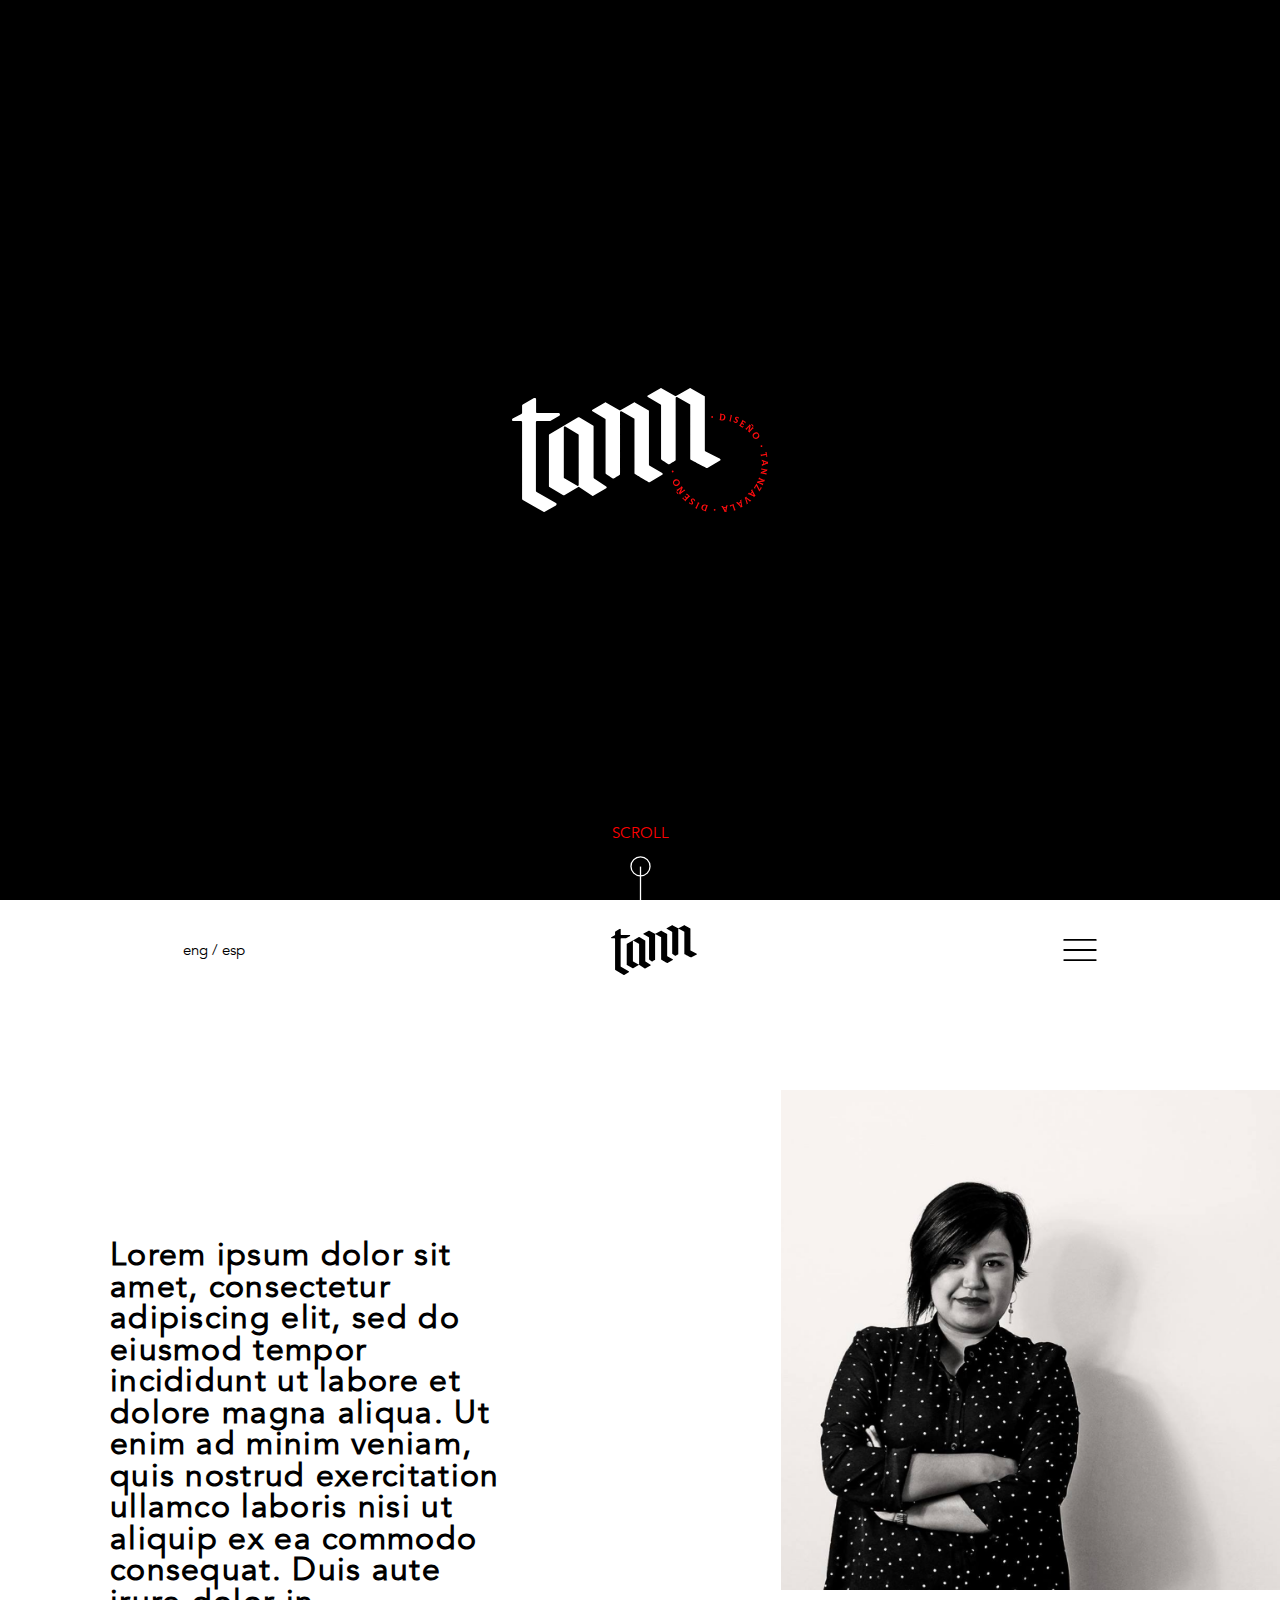
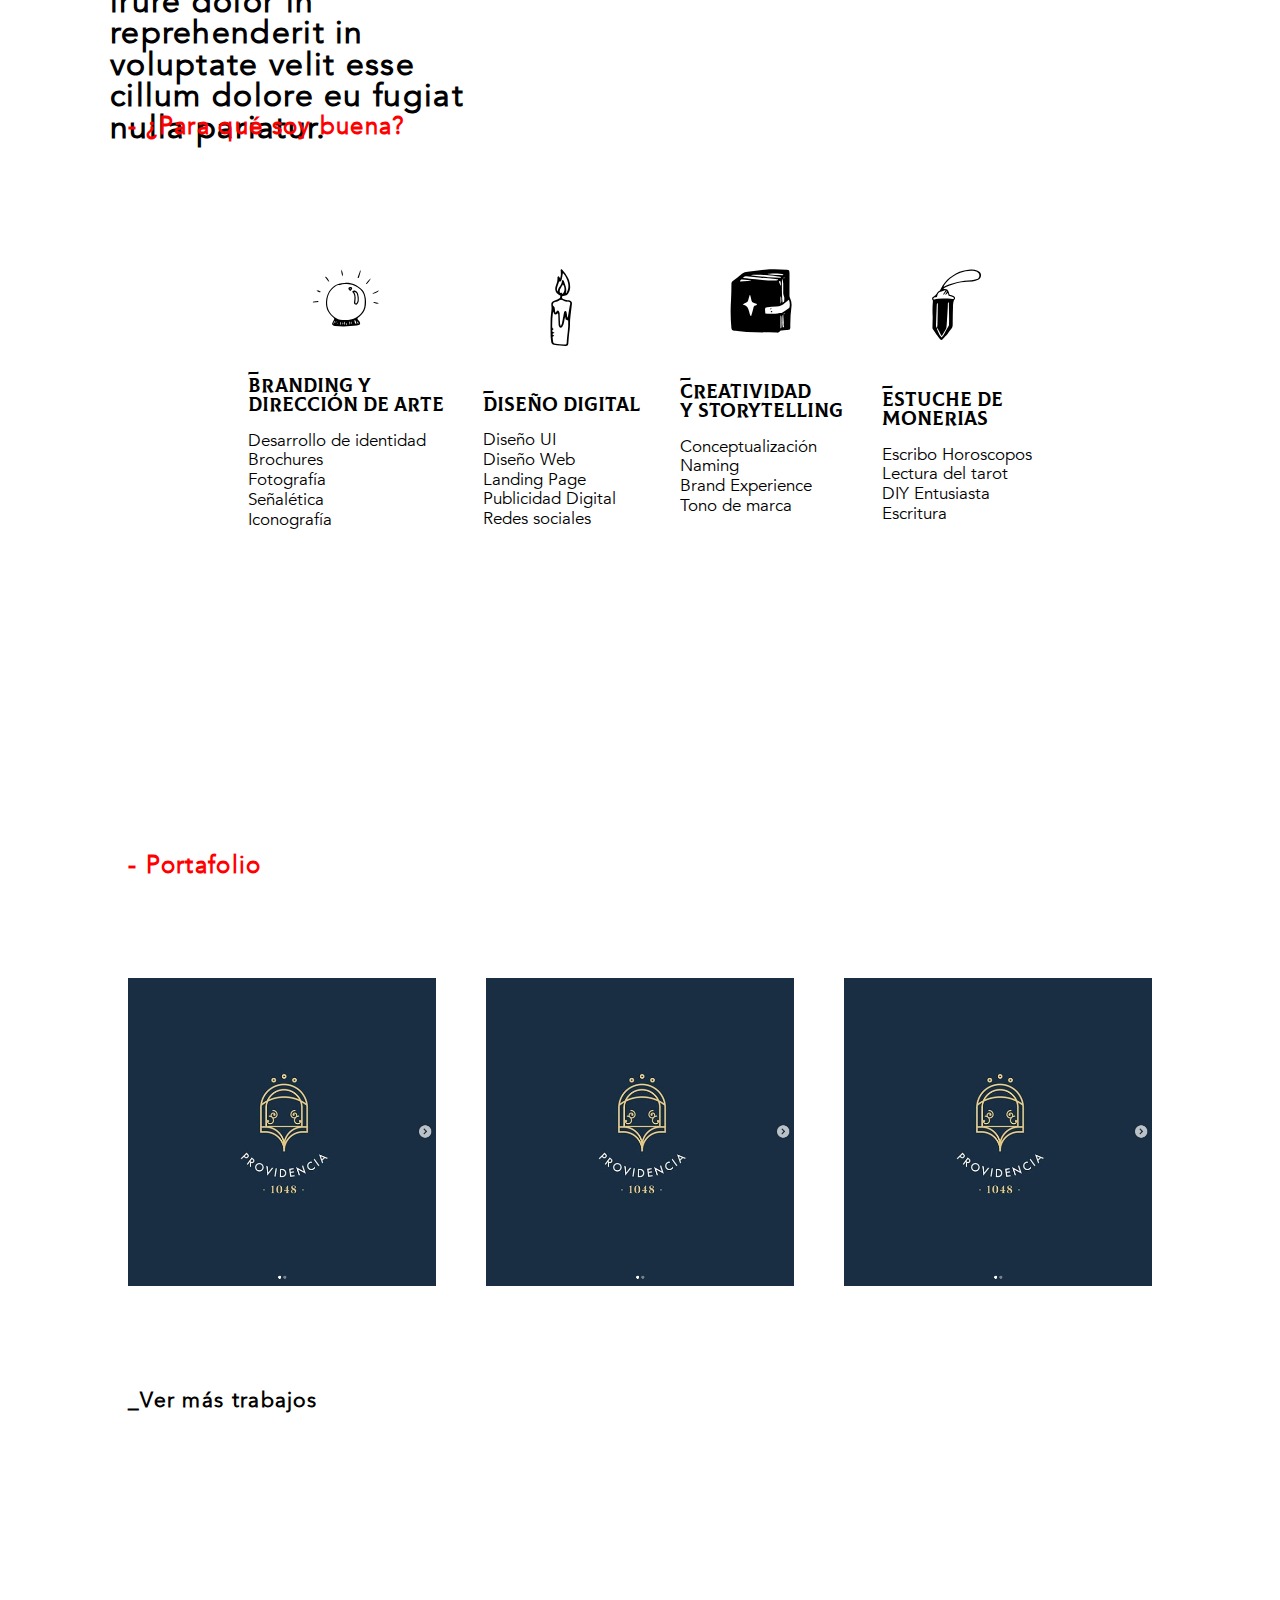
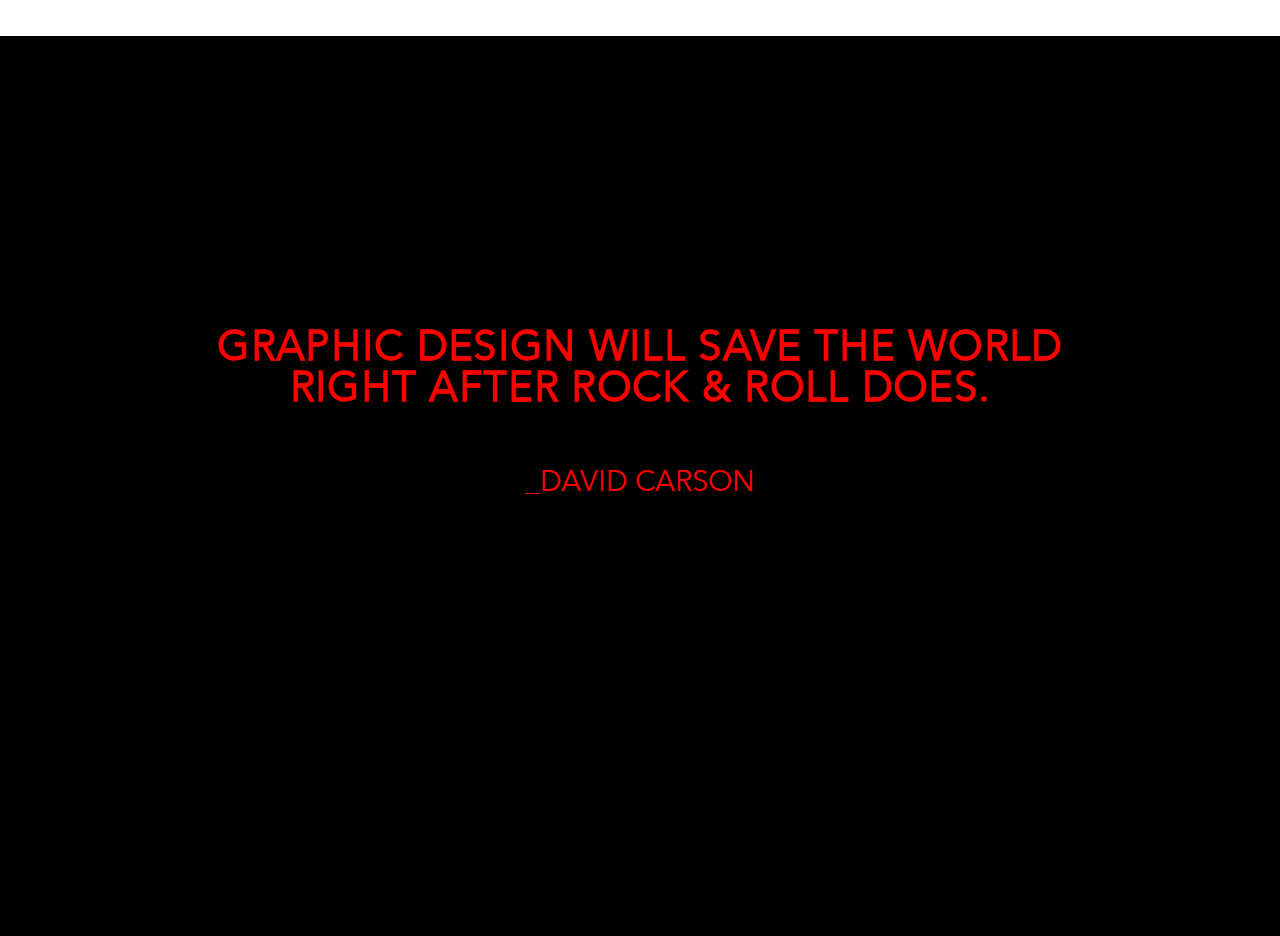
<file: index.html>
<!DOCTYPE html>
<html lang="en" dir="ltr">
  <head>
    <meta charset="utf-8">
    <title>Tann Zavala</title>
    <link href="resources/css/reset.css" type="text/css" rel="stylesheet">
    <link href="resources/css/style.css" type="text/css" rel="stylesheet">
    <link rel="stylesheet" href="https://use.fontawesome.com/releases/v5.5.0/css/all.css" integrity="sha384-B4dIYHKNBt8Bc12p+WXckhzcICo0wtJAoU8YZTY5qE0Id1GSseTk6S+L3BlXeVIU" crossorigin="anonymous">
  </head>

  <body>
    <!-- Intro -->
    <div class="intro">
      <div class="logo flex">
        <img src="resources/images/logo inicio.svg" alt="">
        <a href="#hola" class="scroll flex">
          <p>SCROLL</p>
          <img src="resources/images/scroll.svg" alt="">
        </a>
      </div>
    </div>

    <!-- Header -->
    <section>
      <div class="header flex sticky">
        <p><a href="#">eng</a> / <a href="#">esp</a></p>
        <img src="resources/images/logo_black.svg" alt="">
        <a class="flex hamburger" onclick="openNav()">
          <img src="resources/images/menu.svg" alt="">
        </a>
      </div>
    </section>

    <!-- Menu -->
    <div id="myNav" class="overlay">
      <!-- Overlay content -->
      <div class="overlay-content">
        <a href="javascript:void(0)" class="closebtn" onclick="closeNav()">
          <img src="resources/images/cerrar.svg" alt="">
        </a>
        <img class="menu-logo" src="resources/images/logo menu.svg" alt="">
        <div class="list">
          <a href="#hola" onclick="closeNav()" class="colus">_hola</a>
          <a href="#servicios" onclick="closeNav()" class="colus">servicios</a>
          <a href="#trabajos" onclick="closeNav()" class="colus">mis trabajos</a>
          <a href="#contacto" onclick="closeNav()" class="colus">contacto</a>
        </div>
        <div class="social">
          <a href="#"><i class="fab fa-linkedin-in"></i></a>
          <a href="#"><i class="fab fa-instagram"></i></a>
          <a href="#"><i class="fab fa-behance"></i></a>
        </div>
      </div>

    </div>

    <!-- About me -->
    <div id="hola" class="about flex">
      <!-- Use any element to open/show the overlay navigation menu -->
      <p class="avenir">Lorem ipsum dolor sit amet, consectetur adipiscing elit, sed do eiusmod tempor incididunt ut labore et dolore magna aliqua. Ut enim ad minim veniam, quis nostrud exercitation ullamco laboris nisi ut aliquip ex ea commodo consequat. Duis aute irure dolor in reprehenderit in voluptate velit esse cillum dolore eu fugiat nulla pariatur.</p>
      <img src="resources/images/profile.png" alt="">
    </div>

    <!-- Para qué soy buena -->
    <div id="servicios" class="skills">
      <h1 class="avenir">- ¿Para qué soy buena?</h1>
      <div class="caboodle flex">
        <div class="spell flex">
          <img src="resources/images/crystal-ball.svg" alt="Branding y Dirección de Arte">
          <h2 class="colus">_<br>branding y <br>dirección de arte</h2>
          <ul>
            <li>Desarrollo de identidad</li>
            <li>Brochures</li>
            <li>Fotografía</li>
            <li>Señalética</li>
            <li>Iconografía</li>
          </ul>
        </div>

        <div class="spell flex">
          <img src="resources/images/candle.svg" alt="Diseño Digital">
          <h2 class="colus">_<br>diseño digital</h2>
          <ul>
            <li>Diseño UI</li>
            <li>Diseño Web</li>
            <li>Landing Page</li>
            <li>Publicidad Digital</li>
            <li>Redes sociales</li>
          </ul>
        </div>

        <div class="spell flex">
          <img src="resources/images/book.svg" alt="Creatividad y Storytelling">
          <h2 class="colus">_<br>Creatividad <br>y Storytelling</h2>
          <ul>
            <li>Conceptualización</li>
            <li>Naming</li>
            <li>Brand Experience</li>
            <li>Tono de marca</li>
          </ul>
        </div>

        <div class="spell flex">
          <img src="resources/images/magic-crystal.svg" alt="Estuche de Monerías">
          <h2 class="colus">_<br>Estuche de <br>Monerias</h2>
          <ul>
            <li>Escribo Horoscopos</li>
            <li>Lectura del tarot</li>
            <li>DIY Entusiasta</li>
            <li>Escritura</li>
          </ul>
        </div>
      </div>
    </div>

    <!-- Portafolio -->
    <div id="trabajos" class="portafolio">
      <h1 class="avenir">- Portafolio</h1>
      <div class="grid">
        <a href="project.html"><img src="resources/images/preview.png" alt="Preview"></a>
        <a href="project.html"><img src="resources/images/preview.png" alt="Preview"></a>
        <a href="project.html"><img src="resources/images/preview.png" alt="Preview"></a>
      </div>
      <a class="avenir" href="portafolio.html">_Ver más trabajos <i class="fas fa-arrow-right"></i></a>
    </div>

    <!-- Footer -->
    <footer id="contacto" class="flex">
      <div class="quote">
        <h1 class="avenir">Graphic Design will save the world<br>right after Rock & Roll does.</h1>
        <h3>_David Carson</h3>
      </div>
      <div class="social">
        <a href="#"><i class="fab fa-linkedin-in"></i></a>
        <a href="#"><i class="fab fa-instagram"></i></a>
        <a href="#"><i class="fab fa-behance"></i></a>
      </div>
    </footer>

    <!-- jQuery -->
    <script   src="https://code.jquery.com/jquery-3.3.1.min.js"   integrity="sha256-FgpCb/KJQlLNfOu91ta32o/NMZxltwRo8QtmkMRdAu8="   crossorigin="anonymous"></script>

    <!-- Local JS -->
    <script type="text/javascript">
      // header animation
      var stickyOffset = $(".sticky").offset().top;

      $(window).scroll(function(){
        var sticky = $(".sticky"),
            scroll = $(window).scrollTop();

        if (scroll >= stickyOffset) sticky.addClass("fixed");
        else sticky.removeClass("fixed");
      });

      // open menu
      function openNav() {
        document.getElementById("myNav").style.height = "100%";
      }

      // close menu
      function closeNav() {
        document.getElementById("myNav").style.height = "0%";
      }

      // scroll button
      $(".scroll").click(function() {
        $('html,body').animate({
          scrollTop: $(".about").offset().top
        }, 'slow');
      });

      // no scroll behind overlay

    </script>

  </body>
</html>
</file>
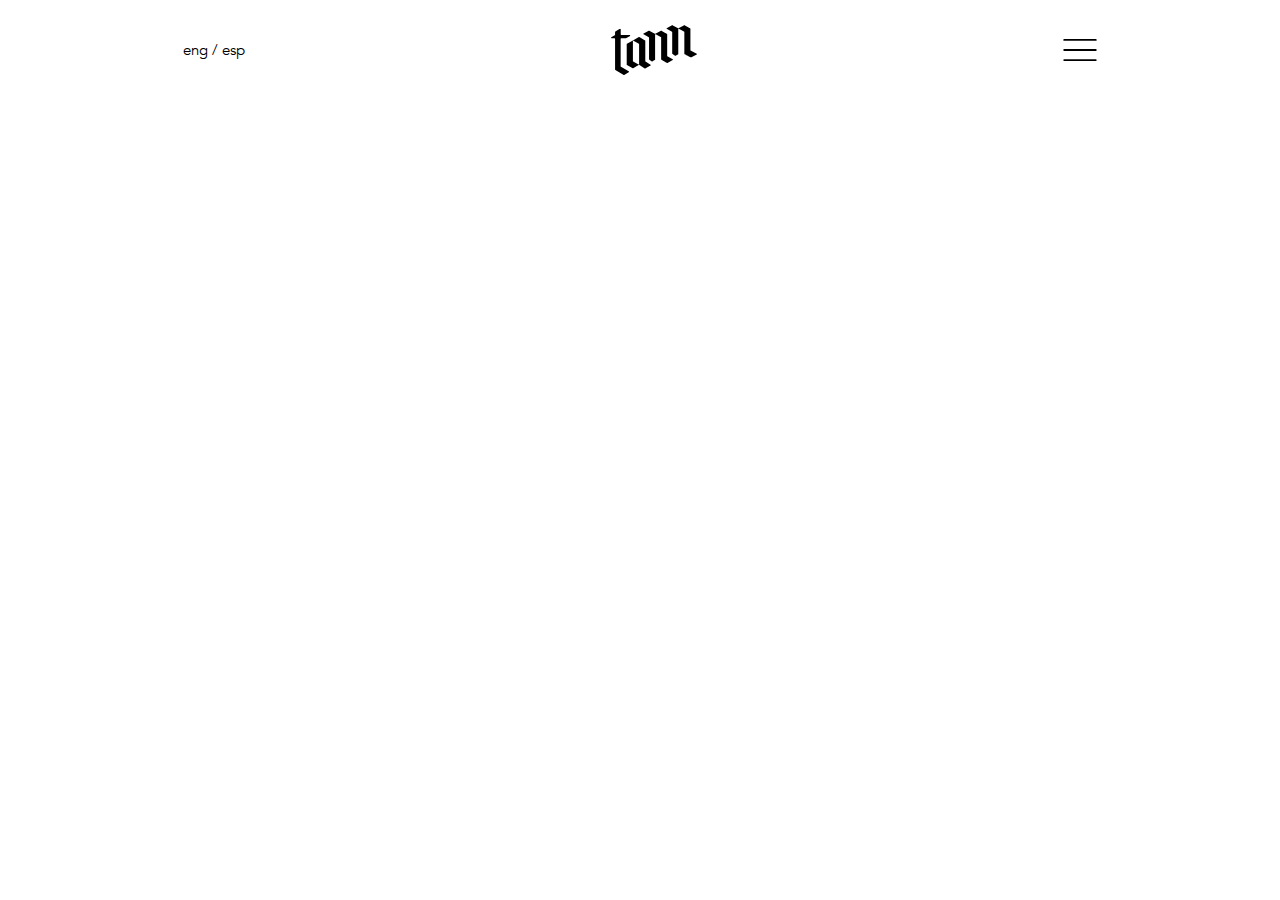
<file: portafolio.html>
<!DOCTYPE html>
<html lang="en" dir="ltr">
  <head>
    <meta charset="utf-8">
    <title></title>
    <link href="resources/css/reset.css" type="text/css" rel="stylesheet">
    <link href="resources/css/style.css" type="text/css" rel="stylesheet">
    <link rel="stylesheet" href="https://use.fontawesome.com/releases/v5.5.0/css/all.css" integrity="sha384-B4dIYHKNBt8Bc12p+WXckhzcICo0wtJAoU8YZTY5qE0Id1GSseTk6S+L3BlXeVIU" crossorigin="anonymous">
  </head>
  <body>
    <!-- Header -->
    <section>
      <div class="header flex sticky">
        <p><a href="#">eng</a> / <a href="#">esp</a></p>
        <img src="resources/images/logo_black.svg" alt="">
        <a class="flex hamburger" onclick="openNav()">
          <img src="resources/images/menu.svg" alt="">
        </a>
      </div>
    </section>

    <!-- Menu -->
    <div id="myNav" class="overlay">
      <!-- Overlay content -->
      <div class="overlay-content">
        <a href="javascript:void(0)" class="closebtn" onclick="closeNav()">
          <img src="resources/images/cerrar.svg" alt="">
        </a>
        <img src="resources/images/logo menu.svg" alt="">
        <div class="list">
          <a href="index.html#hola" onclick="closeNav()" class="colus">_hola</a>
          <a href="index.html#servicios" onclick="closeNav()" class="colus">servicios</a>
          <a href="index.html#trabajos" onclick="closeNav()" class="colus">mis trabajos</a>
          <a href="index.html#contacto" onclick="closeNav()" class="colus">contacto</a>
        </div>
        <div class="social">
          <a href="#"><i class="fab fa-linkedin-in"></i></a>
          <a href="#"><i class="fab fa-instagram"></i></a>
          <a href="#"><i class="fab fa-behance"></i></a>
        </div>
      </div>
    </div>

    <!-- jQuery -->
    <script   src="https://code.jquery.com/jquery-3.3.1.min.js"   integrity="sha256-FgpCb/KJQlLNfOu91ta32o/NMZxltwRo8QtmkMRdAu8="   crossorigin="anonymous"></script>

    <!-- Local JS -->
    <script type="text/javascript">
    // header animation
    var stickyOffset = $(".sticky").offset().top;

    $(window).scroll(function(){
      var sticky = $(".sticky"),
          scroll = $(window).scrollTop();

      if (scroll >= stickyOffset) sticky.addClass("fixed");
      else sticky.removeClass("fixed");
    });

    /* Open */
    function openNav() {
      document.getElementById("myNav").style.height = "100%";
    }

    /* Close */
    function closeNav() {
      document.getElementById("myNav").style.height = "0%";
    }
    </script>

  </body>
</html>
</file>
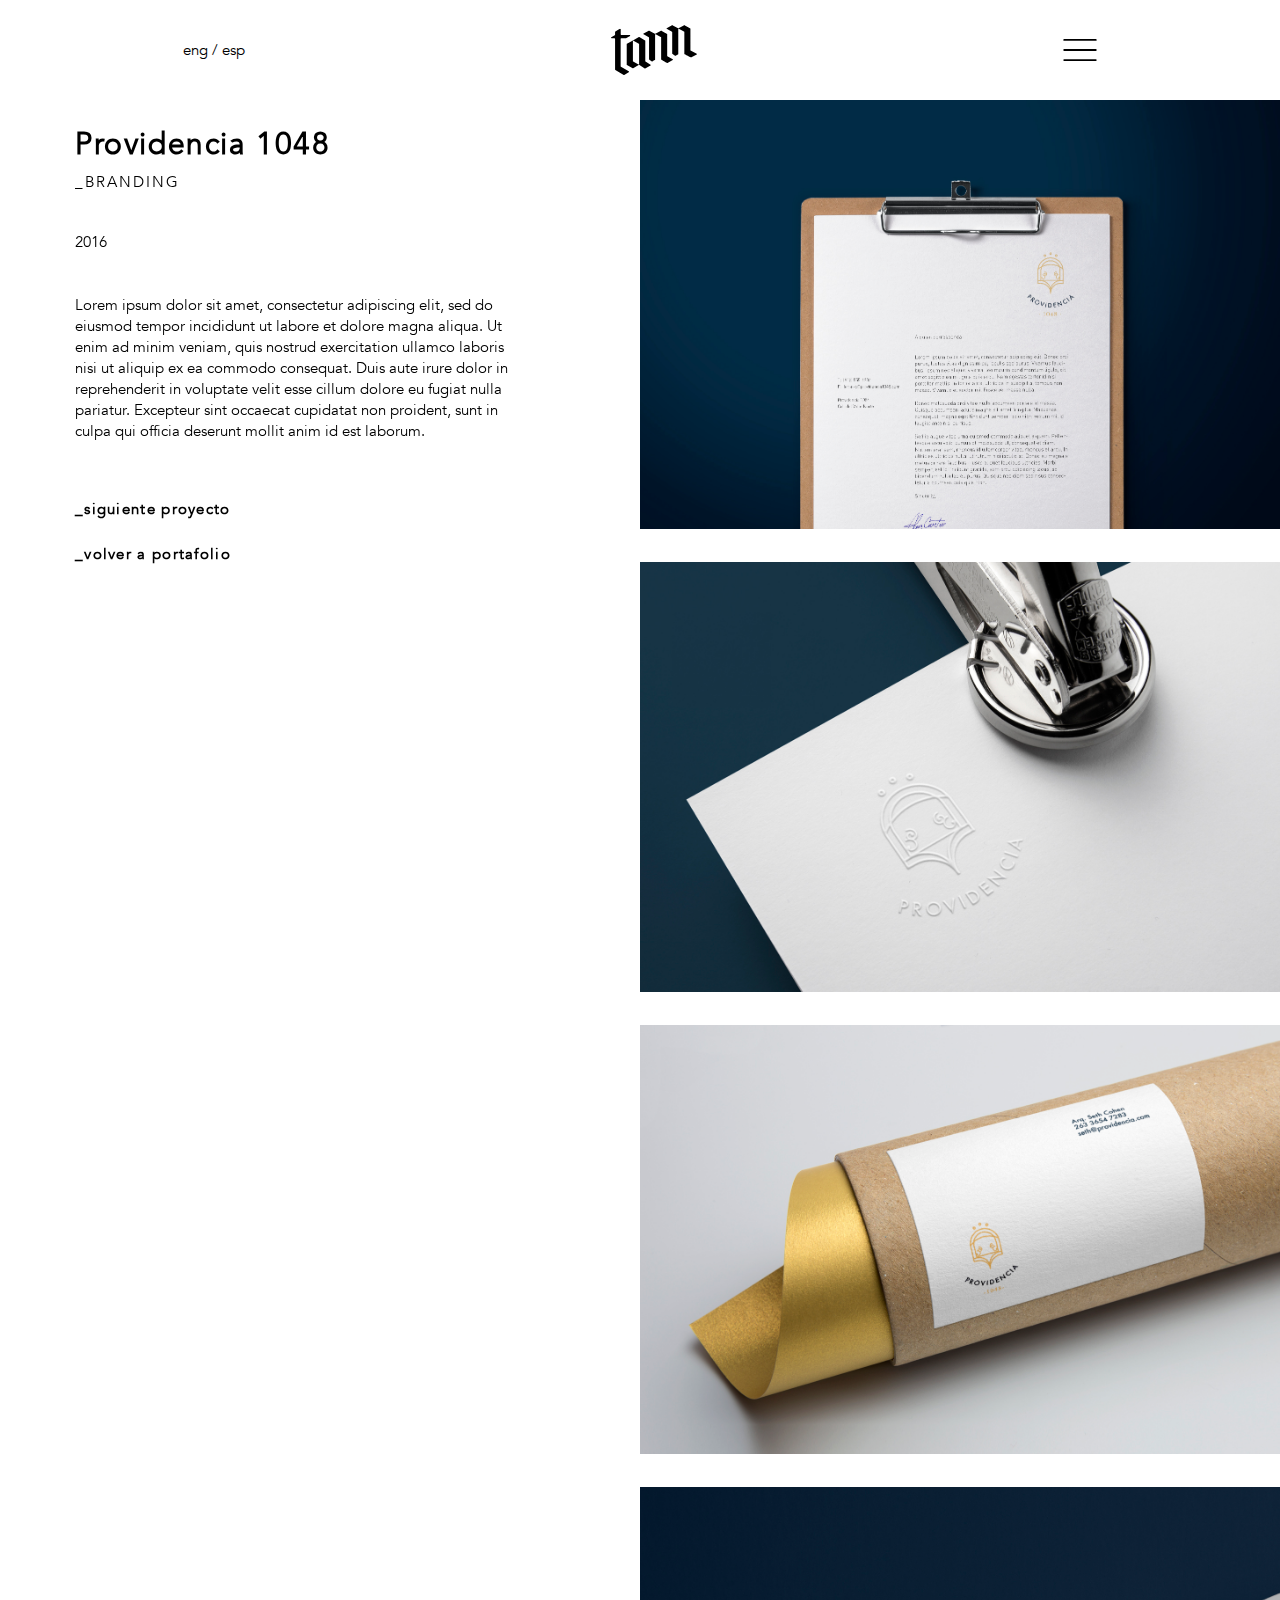
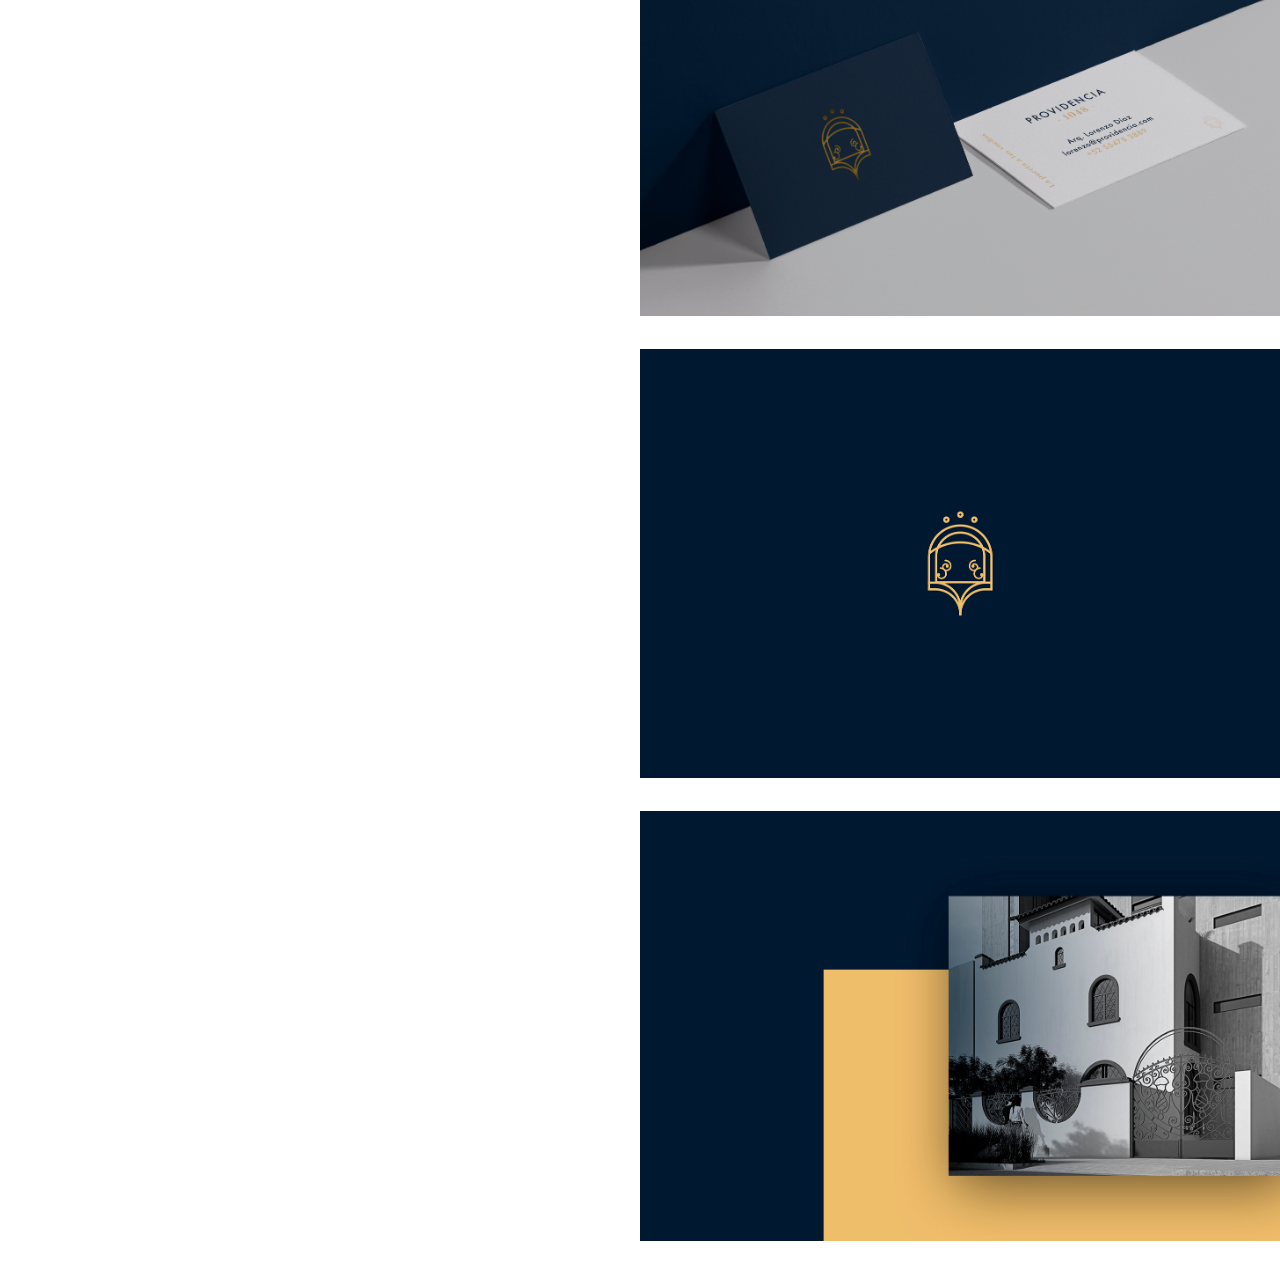
<file: project.html>
<!DOCTYPE html>
<html lang="en" dir="ltr">
  <head>
    <meta charset="utf-8">
    <title></title>
    <link href="resources/css/reset.css" type="text/css" rel="stylesheet">
    <link href="resources/css/style.css" type="text/css" rel="stylesheet">
    <link rel="stylesheet" href="https://use.fontawesome.com/releases/v5.5.0/css/all.css" integrity="sha384-B4dIYHKNBt8Bc12p+WXckhzcICo0wtJAoU8YZTY5qE0Id1GSseTk6S+L3BlXeVIU" crossorigin="anonymous">
  </head>
  <body>
    <!-- Header -->
    <section>
      <div class="header flex sticky">
        <p><a href="#">eng</a> / <a href="#">esp</a></p>
        <img src="resources/images/logo_black.svg" alt="">
        <a class="flex hamburger" onclick="openNav()">
          <img src="resources/images/menu.svg" alt="">
        </a>
      </div>
    </section>

    <!-- Menu -->
    <div id="myNav" class="overlay">
      <!-- Overlay content -->
      <div class="overlay-content">
        <a href="javascript:void(0)" class="closebtn" onclick="closeNav()">
          <img src="resources/images/cerrar.svg" alt="">
        </a>
        <img src="resources/images/logo menu.svg" alt="">
        <div class="list">
          <a href="index.html#hola" onclick="closeNav()" class="colus">_hola</a>
          <a href="index.html#servicios" onclick="closeNav()" class="colus">servicios</a>
          <a href="index.html#trabajos" onclick="closeNav()" class="colus">mis trabajos</a>
          <a href="index.html#contacto" onclick="closeNav()" class="colus">contacto</a>
        </div>
        <div class="social">
          <a href="#"><i class="fab fa-linkedin-in"></i></a>
          <a href="#"><i class="fab fa-instagram"></i></a>
          <a href="#"><i class="fab fa-behance"></i></a>
        </div>
      </div>

    </div>

    <!-- Project -->
    <div class="project flex">
      <div class="description flex">
        <h1>Providencia 1048</h1>
        <h2>_branding</h2>
        <h3>2016</h3>
        <p>Lorem ipsum dolor sit amet, consectetur adipiscing elit, sed do eiusmod tempor incididunt ut labore et dolore magna aliqua. Ut enim ad minim veniam, quis nostrud exercitation ullamco laboris nisi ut aliquip ex ea commodo consequat. Duis aute irure dolor in reprehenderit in voluptate velit esse cillum dolore eu fugiat nulla pariatur. Excepteur sint occaecat cupidatat non proident, sunt in culpa qui officia deserunt mollit anim id est laborum.</p>
        <a class="avenir" href="project.html">_siguiente proyecto <i class="fas fa-arrow-right"></i></a>
        <a class="avenir" href="portafolio.html">_volver a portafolio</a>
      </div>

      <div class="images">
        <img src="resources/images/projects/providencia1048/1.jpg" alt="">
        <img src="resources/images/projects/providencia1048/2.jpg" alt="">
        <img src="resources/images/projects/providencia1048/3.jpg" alt="">
        <img src="resources/images/projects/providencia1048/4.jpg" alt="">
        <img src="resources/images/projects/providencia1048/5.jpg" alt="">
        <img src="resources/images/projects/providencia1048/6.jpg" alt="">
      </div>
    </div>

    <!-- jQuery -->
    <script   src="https://code.jquery.com/jquery-3.3.1.min.js"   integrity="sha256-FgpCb/KJQlLNfOu91ta32o/NMZxltwRo8QtmkMRdAu8="   crossorigin="anonymous"></script>

    <!-- Local JS -->
    <script type="text/javascript">
    // header animation
    var stickyOffset = $(".sticky").offset().top;

    $(window).scroll(function(){
      var sticky = $(".sticky"),
          scroll = $(window).scrollTop();

      if (scroll >= stickyOffset) sticky.addClass("fixed");
      else sticky.removeClass("fixed");
    });

    /* Open */
    function openNav() {
      document.getElementById("myNav").style.height = "100%";
    }

    /* Close */
    function closeNav() {
      document.getElementById("myNav").style.height = "0%";
    }
    </script>
  </body>
</html>
</file>
<file: resources/css/style.css>
/*Custom fonts--------------------------------------------------------------*/
@font-face {
  font-family: "Colus";
  src: url(../fonts/Colus-Regular.otf) format("opentype");
}

@font-face {
  font-family: "Avenir";
  src: url(../fonts/Avenir.ttc) format("opentype");
}

/*General styles------------------------------------------------------------*/
html {
  height: 100%;
  font-size: 16px;
  background-color: #FFF;
}

body {
  height: 100%;
  width: 100%;
  font-family: "Avenir";
  font-weight: 300;
}

.flex {
  display: flex;
}

.avenir {
  font-family: "Avenir";
  font-weight: 900;
  letter-spacing: 1.3px;
  text-align: left;
}

.colus {
  font-family: "Colus";
}

h1 {
  color: #FF0000;
  font-size: 1.6rem;
  letter-spacing: 1.04px;
}

a {
  color: #000;
  text-decoration: none;
  transition: all 0.4s ease;
  cursor: pointer;
}

a:hover {
  text-decoration: underline;
  font-size: 18px;
}

/*Intro---------------------------------------------------------------------*/
.intro {
  background-color: #000;
  width: 100%;
  height: 100%;
}

.logo {
  width: 100%;
  height: 100%;
  flex-direction: column;
  justify-content: center;
  align-items: center;
}

.logo img {
  width: 20%;
}

.scroll {
  position: absolute;
  bottom: 0;
  flex-direction: column;
  justify-content: flex-end;
  align-items: center;
  height: 5%;
  transition: all 0.5s ease;
  margin-bottom: -1px;
}

.scroll:hover {
  height: 6%;
}

.scroll img {
  height: 100%;
  width: 100%;
}

.scroll p {
  color: #FF0000;
  margin-bottom: 1rem;
}

/*Navbar--------------------------------------------------------------------*/
.header {
  width: 100%;
  background-color: #FFF;
  align-items: center;
  justify-content: space-around;
  height: 100px;
  position: absolute
}

.fixed {
  position: fixed;
  top: 0;
  left:0;
}

.header img {
  height: 50%;
}

.hamburger {
  display: flex;
  align-items: center;
  height: 45%;
  cursor: pointer;
}

.hamburger:hover {
  transform: rotate(270deg);
}

/*Menu----------------------------------------------------------------------*/
.overlay {
  display: block;
  height: 0%;
  width: 100%;
  position: fixed;
  z-index: 1;
  left: 0;
  top: 0;
  background-color: #000;
  overflow-y: hidden;
  overflow-x: hidden;
  transition: 0.5s; /* 0.5 second transition effect to slide in or slide down the overlay (height or width, depending on reveal) */
}

/* Position the content inside the overlay */
.overlay-content {
  width: 70.5%;
  height: 70%;
  margin: 5rem auto 15rem;
}

/* The navigation links inside the overlay */
.overlay a {
  padding: 8px;
  text-decoration:;
  font-size: 3rem;
  color: #FF0000;
  display: block; /* Display block instead of inline */
  transition: 0.3s; /* Transition effects on hover (color) */
}

.menu-logo {
  height: 15%;
  width: 15%;
}

.list {
  margin: 10rem 0 15rem 10rem;
}

/* When you mouse over the navigation links, change their color */
.overlay a:hover, .overlay a:focus {
  color: #f1f1f1;
}

/* Position the close button (top right corner) */
.overlay .closebtn {
  float: right;
  display: flex;
  align-items: center;
  cursor: pointer;
}

.closebtn:hover {
  transform: rotate(225deg);
}

.closebtn img {
  height: 2rem;
  width: 2rem;
}

.overlay .social {
  display: flex;
  float: right;
}

/*About me------------------------------------------------------------------*/
.about {
  justify-content: space-between;
  margin: 6rem auto 5rem;
  padding-top: 100px;
  height: 50%;
}

.about p {
  font-size: 2.1rem;
  margin: 150px 265px 10px 110px;
}

.about img {
  width: 500px;
  height: 500px;
}

/*Para qué soy buena--------------------------------------------------------*/
.skills {
  width: 80%;
  margin: 5rem auto 15rem;
  padding-top: 100px;
}

.caboodle {
  justify-content: space-around;
  margin: 100px 100px;
}

.spell {
  flex-direction: column;
  align-content: center;
}

.spell img {
  margin: 30px auto;
}

.spell h2 {
  margin-bottom: 15px;
  font-size: 1.3rem;
}

.spell li {
  font-size: 1.1rem;
}

li {
  line-height: 1.2;
}

/*Portafolio----------------------------------------------------------------*/
.portafolio {
  width: 80%;
  margin: 5rem auto 15rem;
  padding-top: 100px;
}

.grid {
  width: 100%;
  display: grid;
  grid-template-columns: repeat(3, 1fr);
  grid-gap: 50px;
  margin: 100px 0;
}

.grid img {
  width: 100%;
}

.portafolio a {
  font-size: 1.4rem;
}

/*Footer--------------------------------------------------------------------*/
footer {
  background-color: #000;
  width: 100%;
  height: 100%;
  flex-direction: column;
  justify-content: space-around;
}

.quote {
  margin: 10rem auto 1rem;
  text-align: center;
  text-transform: uppercase;
}

.quote h1 {
  font-size: 2.7rem;
  text-align: center;
}

.quote h3 {
  font-size: 1.9rem;
  margin-top: 4rem;
  color: #FF0000;
}

.social {
  text-align: center;
  font-size: 3rem;
}

.social a {
  color: #FFF;
}

.social a:hover {
  font-size: 2.7rem;
}

/*Project-------------------------------------------------------------------*/
.project {
  width: 100%;
  padding-top: 100px;
  justify-content: flex-end;
}

.project .description {
  width: 50%;
  margin: 2rem 5rem;
  flex-direction: column;
  position: fixed;
  left: 0;
}

.project .images {
  width: 50%;
  float: right;
}

.project .images img {
  width: 100%;
  margin-bottom: 2rem;
}

.project .description h1 {
  font-size: 2rem;
  font-weight: 900;
  letter-spacing: 1.6px;
  color: #000;
}

.project .description h2 {
  margin-top: 1rem;
  text-transform: uppercase;
  letter-spacing: 2px;
}

.project .description h3 {
  margin: 3rem 0;
}

.project .description p {
  line-height: 1.4;
  margin-bottom: 3rem;
  width: 70%;
}

.project .description a {
  margin: 1rem 0;
}

.project .description a:hover {
  font-size: 1.1rem;
}

/*Media Queries-------------------------------------------------------------*/
/*Landscape tablets*/
@media only screen and (max-width: 1400px) {
  html {
    font-size: 15px;
  }
}

/*Portrait tablets*/
@media all and (max-width: 1024px) {
  html {
    font-size: 15px;
  }

  .about {
    height: 40%;
  }

  .about p {
    font-size: 1.5rem;
    margin: 8rem 4rem 3rem;
  }

  .skills, .portafolio {
    margin: 5rem auto;
  }

  .caboodle {
    flex-flow: wrap;
    flex-wrap: wrap;
    justify-content: space-between;
    margin: 50px 100px;
  }

  .spell {
    margin-top: 2rem;
    align-items: center;
    width: 50%;
  }
}

/*Phones and such*/
@media only screen and (max-width: 600px) {
  html {
    font-size: 16px;
  }

  .caboodle {
    flex-direction: column;
    justify-content: space-between;
    margin: 50px 100px;
  }
}
</file>
